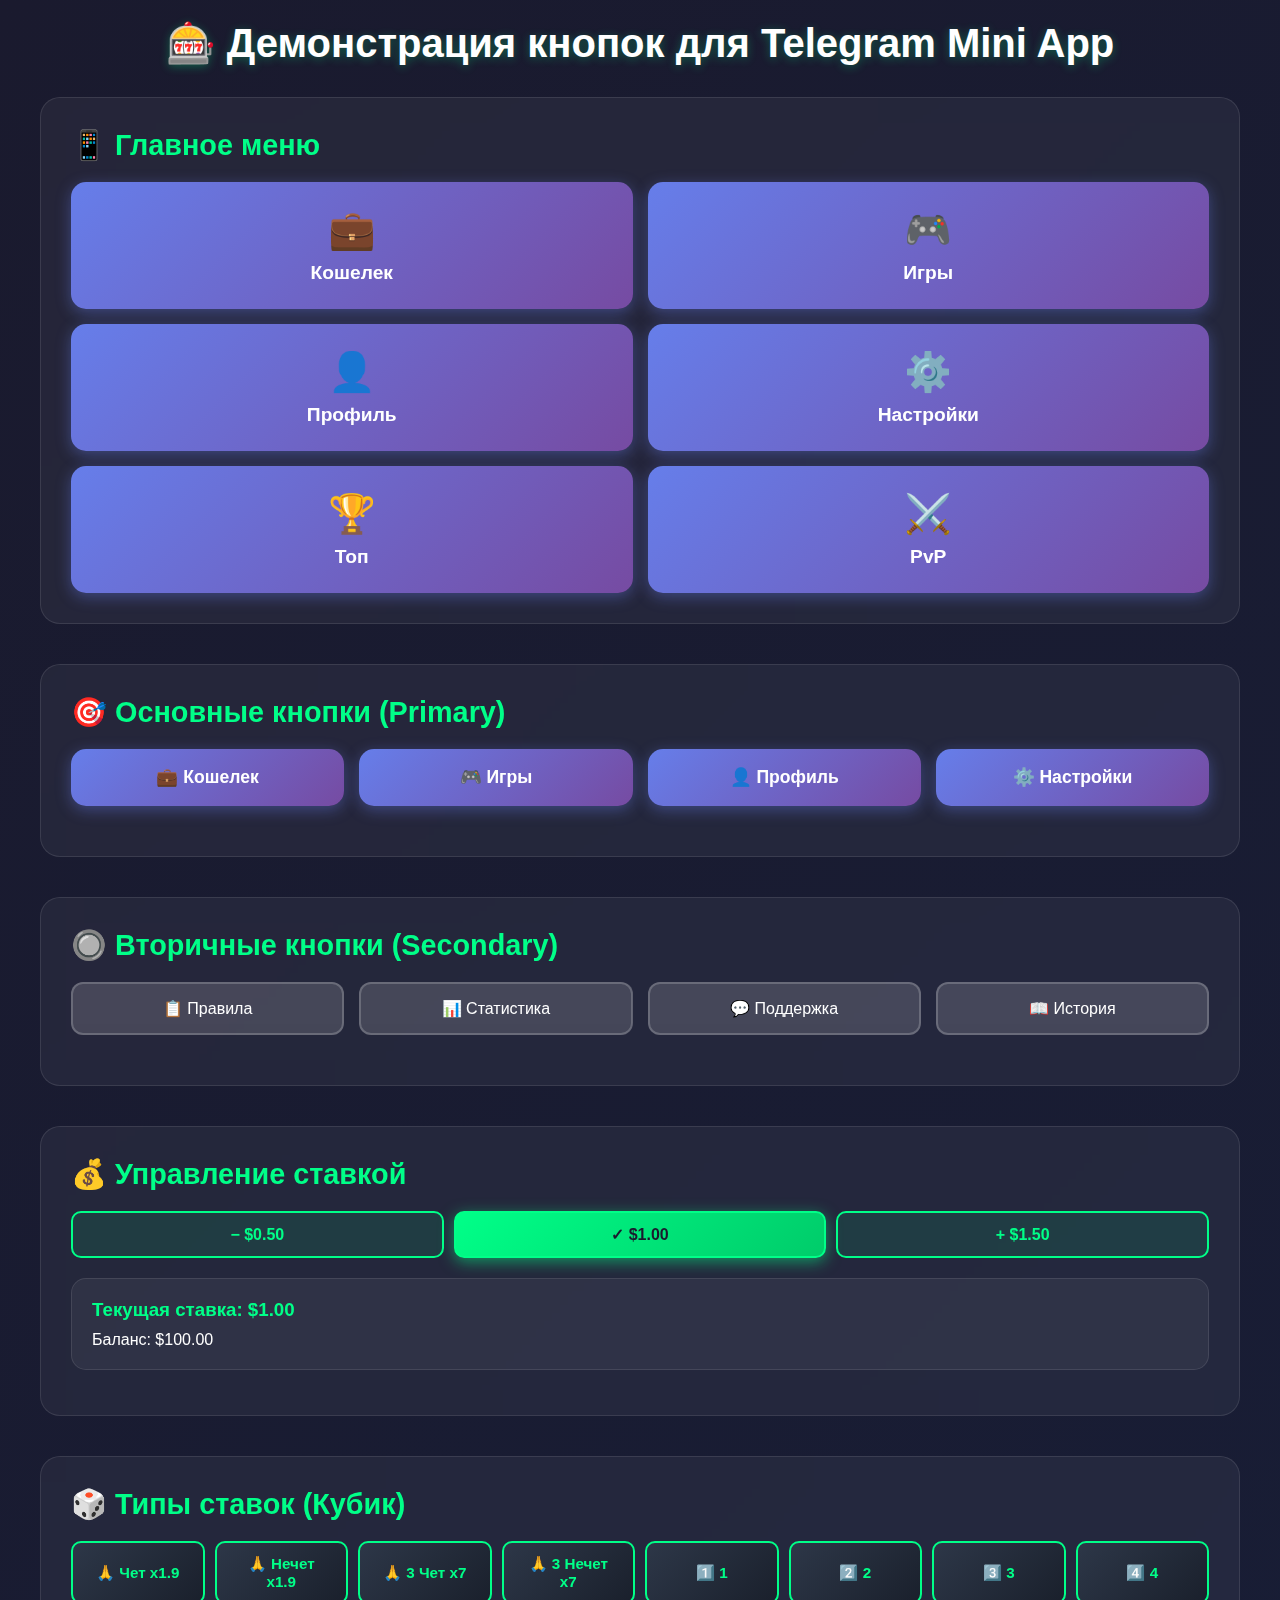
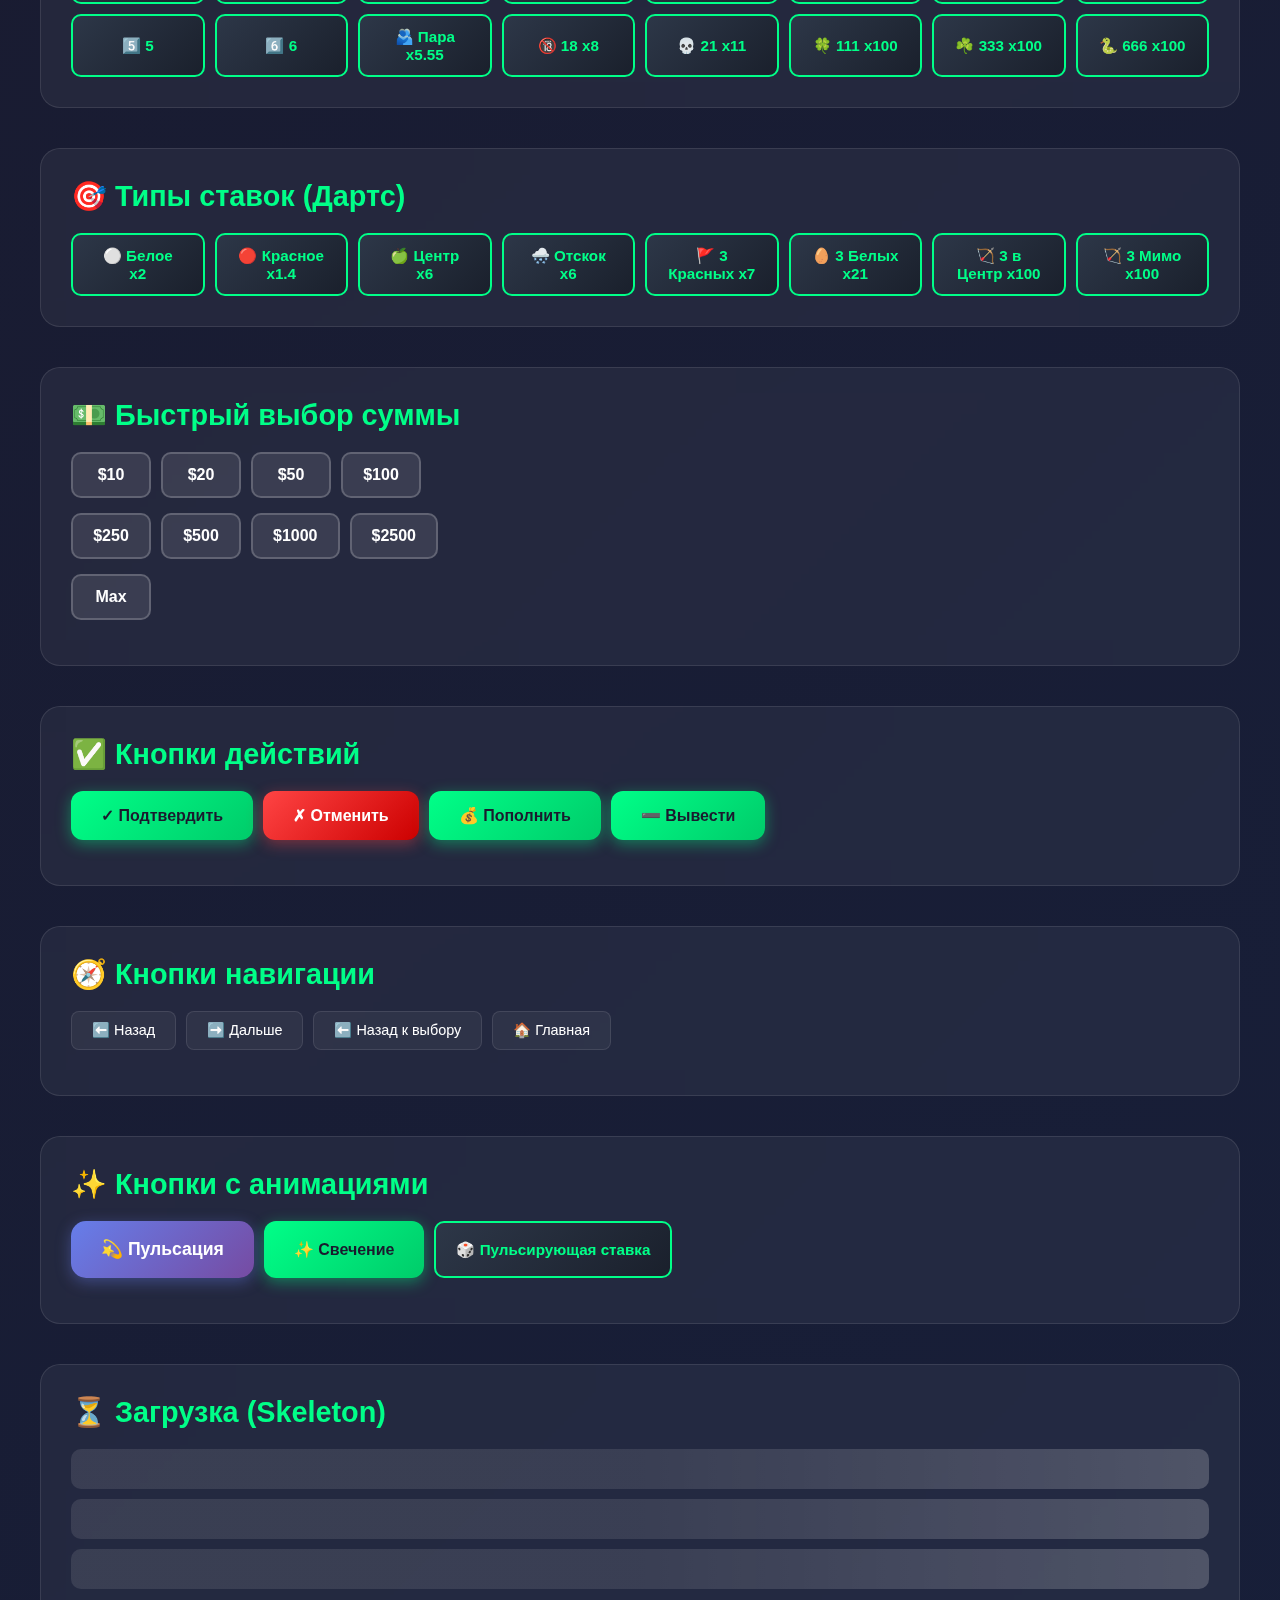
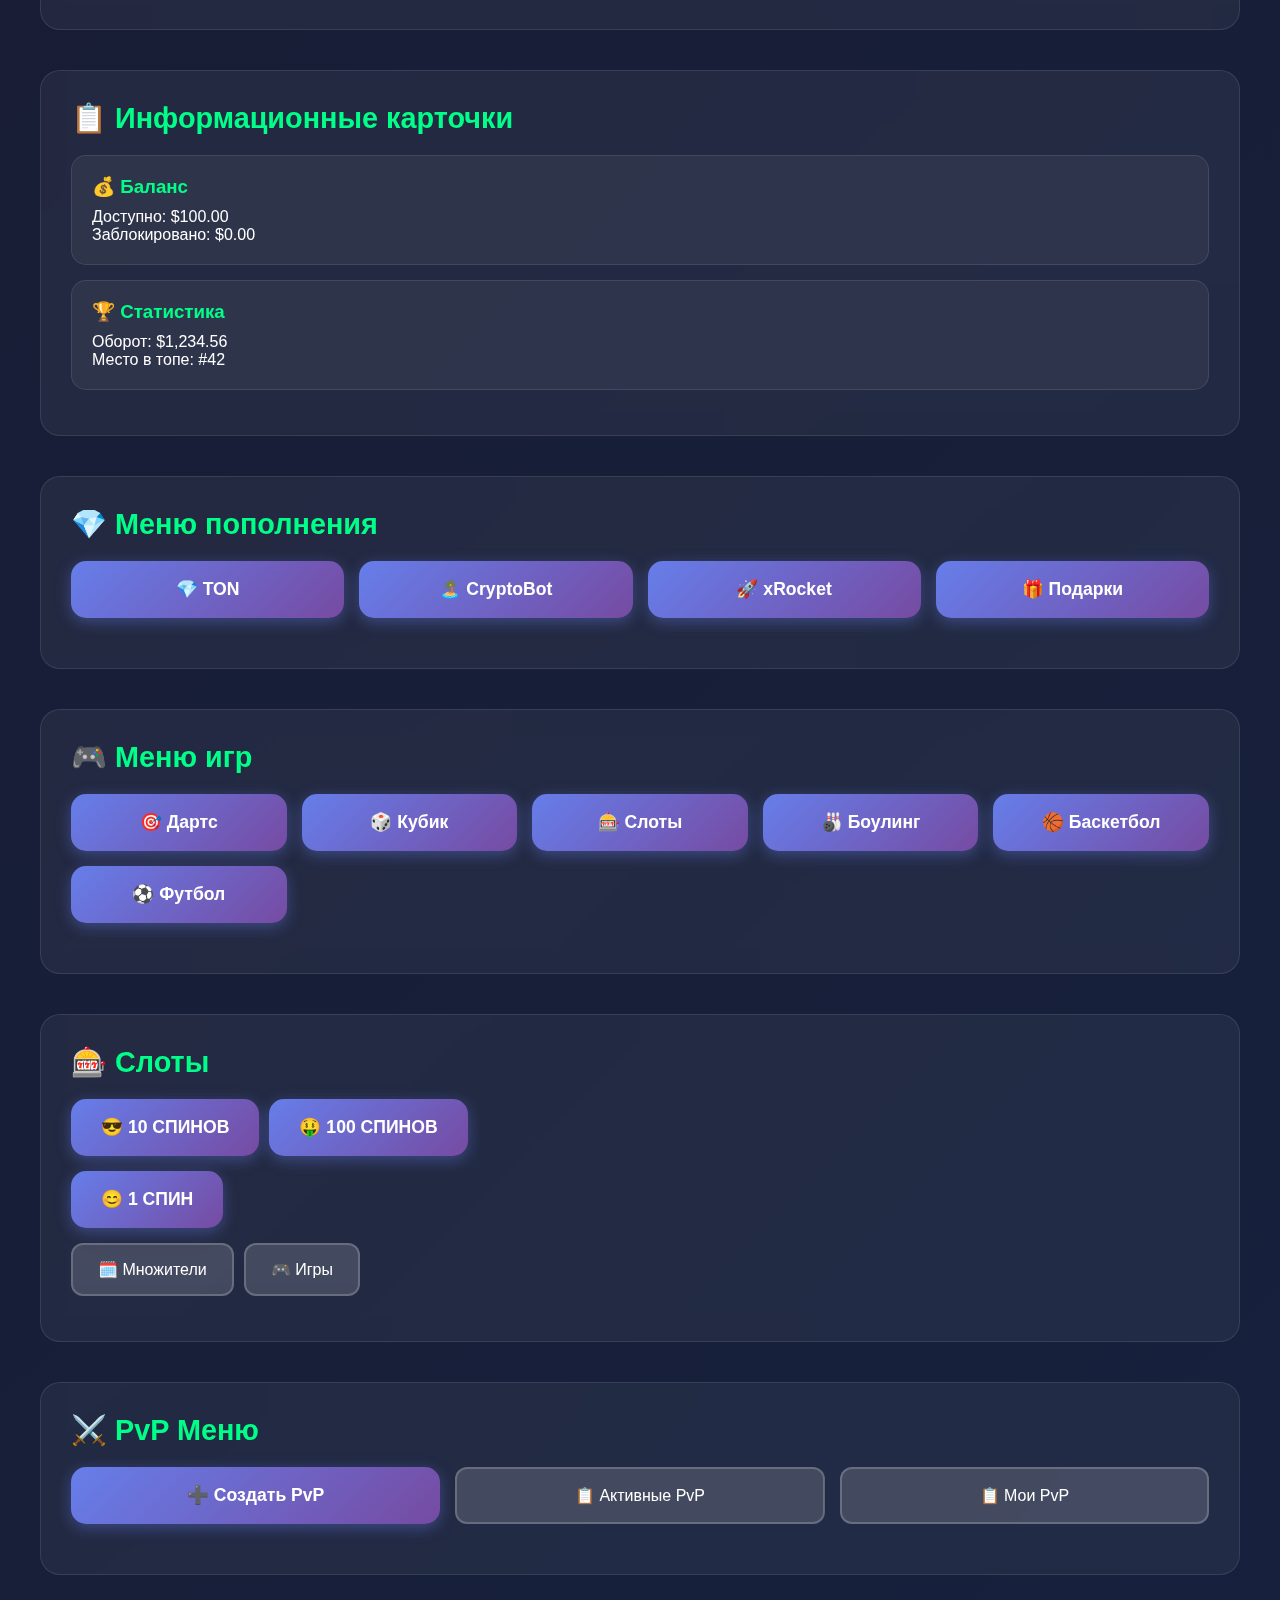
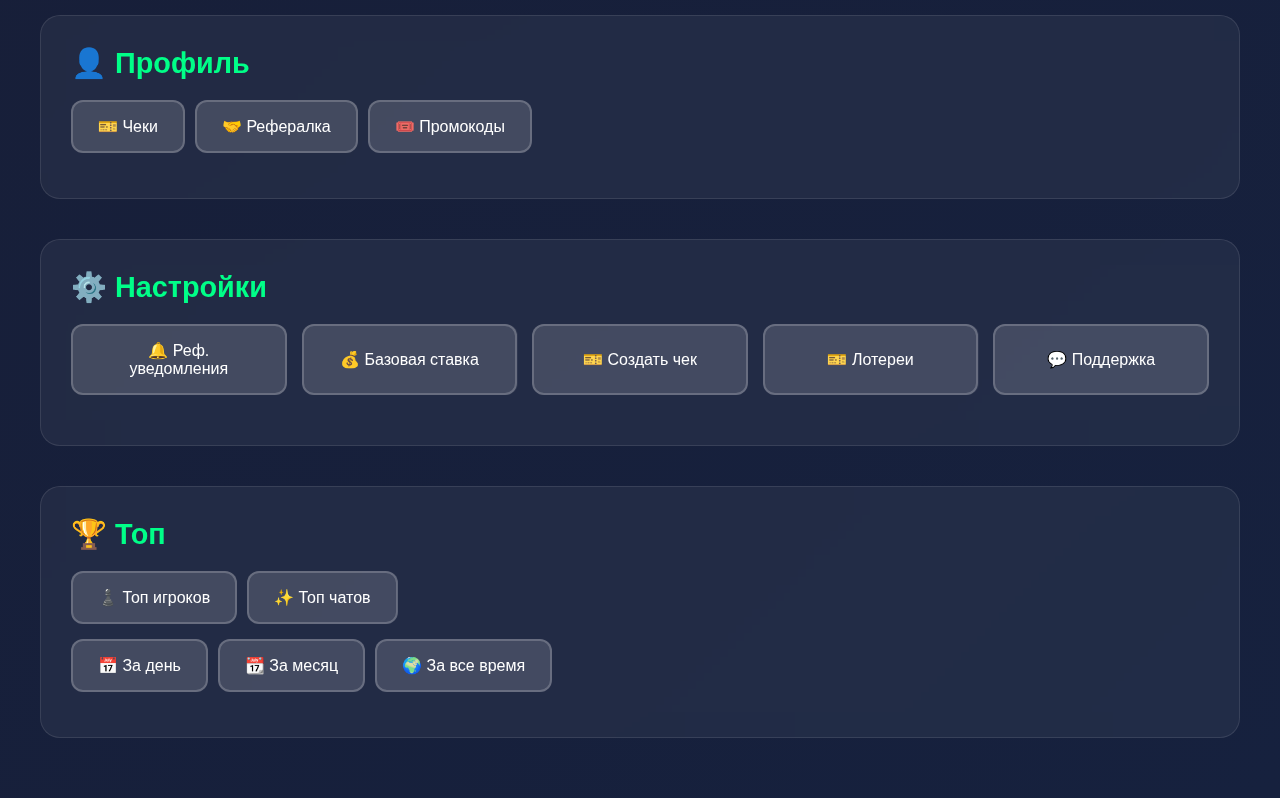
<file: test_buttons_demo.html>
<!DOCTYPE html>
<html lang="ru">
<head>
    <meta charset="UTF-8">
    <meta name="viewport" content="width=device-width, initial-scale=1.0">
    <title>Демонстрация кнопок для Telegram Mini App</title>
    <style>
        * {
            margin: 0;
            padding: 0;
            box-sizing: border-box;
        }

        body {
            font-family: -apple-system, BlinkMacSystemFont, 'Segoe UI', Roboto, 'Helvetica Neue', Arial, sans-serif;
            background: linear-gradient(135deg, #1a1a2e 0%, #16213e 100%);
            color: #ffffff;
            padding: 20px;
            min-height: 100vh;
        }

        .container {
            max-width: 1200px;
            margin: 0 auto;
        }

        h1 {
            text-align: center;
            margin-bottom: 30px;
            font-size: 2.5em;
            text-shadow: 0 2px 10px rgba(0, 255, 136, 0.3);
        }

        .section {
            background: rgba(255, 255, 255, 0.05);
            border-radius: 20px;
            padding: 30px;
            margin-bottom: 40px;
            backdrop-filter: blur(10px);
            border: 1px solid rgba(255, 255, 255, 0.1);
        }

        .section-title {
            font-size: 1.8em;
            margin-bottom: 20px;
            color: #00ff88;
            display: flex;
            align-items: center;
            gap: 10px;
        }

        .button-grid {
            display: grid;
            grid-template-columns: repeat(auto-fit, minmax(200px, 1fr));
            gap: 15px;
            margin-bottom: 20px;
        }

        .button-row {
            display: flex;
            gap: 10px;
            flex-wrap: wrap;
            margin-bottom: 15px;
        }

        /* Основные кнопки (Primary) */
        .btn-primary {
            background: linear-gradient(135deg, #667eea 0%, #764ba2 100%);
            color: white;
            border: none;
            padding: 18px 30px;
            border-radius: 15px;
            font-size: 1.1em;
            font-weight: 600;
            cursor: pointer;
            transition: all 0.3s ease;
            box-shadow: 0 4px 15px rgba(102, 126, 234, 0.4);
            position: relative;
            overflow: hidden;
        }

        .btn-primary::before {
            content: '';
            position: absolute;
            top: 50%;
            left: 50%;
            width: 0;
            height: 0;
            border-radius: 50%;
            background: rgba(255, 255, 255, 0.3);
            transform: translate(-50%, -50%);
            transition: width 0.6s, height 0.6s;
        }

        .btn-primary:hover {
            transform: translateY(-2px);
            box-shadow: 0 6px 20px rgba(102, 126, 234, 0.6);
        }

        .btn-primary:active {
            transform: translateY(0);
            box-shadow: 0 2px 10px rgba(102, 126, 234, 0.4);
        }

        .btn-primary:active::before {
            width: 300px;
            height: 300px;
        }

        /* Вторичные кнопки (Secondary) */
        .btn-secondary {
            background: rgba(255, 255, 255, 0.1);
            color: white;
            border: 2px solid rgba(255, 255, 255, 0.2);
            padding: 15px 25px;
            border-radius: 12px;
            font-size: 1em;
            font-weight: 500;
            cursor: pointer;
            transition: all 0.3s ease;
            backdrop-filter: blur(10px);
        }

        .btn-secondary:hover {
            background: rgba(255, 255, 255, 0.2);
            border-color: rgba(255, 255, 255, 0.4);
            transform: translateY(-2px);
        }

        .btn-secondary:active {
            transform: translateY(0);
        }

        /* Кнопки ставок (Betting) */
        .btn-bet {
            background: linear-gradient(135deg, #2d3748 0%, #1a202c 100%);
            color: #00ff88;
            border: 2px solid #00ff88;
            padding: 12px 20px;
            border-radius: 10px;
            font-size: 0.95em;
            font-weight: 600;
            cursor: pointer;
            transition: all 0.3s ease;
            position: relative;
            overflow: hidden;
        }

        .btn-bet::after {
            content: '';
            position: absolute;
            top: 0;
            left: -100%;
            width: 100%;
            height: 100%;
            background: linear-gradient(90deg, transparent, rgba(0, 255, 136, 0.3), transparent);
            transition: left 0.5s;
        }

        .btn-bet:hover {
            background: linear-gradient(135deg, #00ff88 0%, #00cc6a 100%);
            color: #1a1a2e;
            transform: scale(1.05);
            box-shadow: 0 4px 15px rgba(0, 255, 136, 0.5);
        }

        .btn-bet:hover::after {
            left: 100%;
        }

        .btn-bet:active {
            transform: scale(0.98);
        }

        /* Кнопки навигации (Navigation) */
        .btn-nav {
            background: rgba(255, 255, 255, 0.05);
            color: #ffffff;
            border: 1px solid rgba(255, 255, 255, 0.1);
            padding: 10px 20px;
            border-radius: 8px;
            font-size: 0.9em;
            cursor: pointer;
            transition: all 0.3s ease;
        }

        .btn-nav:hover {
            background: rgba(255, 255, 255, 0.1);
            border-color: rgba(255, 255, 255, 0.3);
        }

        .btn-nav:active {
            transform: scale(0.95);
        }

        /* Кнопки действий (Action) */
        .btn-success {
            background: linear-gradient(135deg, #00ff88 0%, #00cc6a 100%);
            color: #1a1a2e;
            border: none;
            padding: 15px 30px;
            border-radius: 12px;
            font-size: 1em;
            font-weight: 600;
            cursor: pointer;
            transition: all 0.3s ease;
            box-shadow: 0 4px 15px rgba(0, 255, 136, 0.4);
        }

        .btn-success:hover {
            transform: translateY(-2px);
            box-shadow: 0 6px 20px rgba(0, 255, 136, 0.6);
        }

        .btn-success:active {
            transform: translateY(0);
        }

        .btn-danger {
            background: linear-gradient(135deg, #ff4444 0%, #cc0000 100%);
            color: white;
            border: none;
            padding: 15px 30px;
            border-radius: 12px;
            font-size: 1em;
            font-weight: 600;
            cursor: pointer;
            transition: all 0.3s ease;
            box-shadow: 0 4px 15px rgba(255, 68, 68, 0.4);
        }

        .btn-danger:hover {
            transform: translateY(-2px);
            box-shadow: 0 6px 20px rgba(255, 68, 68, 0.6);
        }

        .btn-danger:active {
            transform: translateY(0);
        }

        /* Кнопки сумм (Amount) */
        .btn-amount {
            background: rgba(255, 255, 255, 0.1);
            color: white;
            border: 2px solid rgba(255, 255, 255, 0.2);
            padding: 12px 20px;
            border-radius: 10px;
            font-size: 1em;
            font-weight: 600;
            cursor: pointer;
            transition: all 0.3s ease;
            min-width: 80px;
        }

        .btn-amount:hover {
            background: linear-gradient(135deg, #667eea 0%, #764ba2 100%);
            border-color: transparent;
            transform: scale(1.05);
        }

        .btn-amount:active {
            transform: scale(0.98);
        }

        /* Кнопки управления ставкой */
        .btn-bet-control {
            background: rgba(0, 255, 136, 0.1);
            color: #00ff88;
            border: 2px solid #00ff88;
            padding: 12px 20px;
            border-radius: 10px;
            font-size: 1em;
            font-weight: 600;
            cursor: pointer;
            transition: all 0.3s ease;
            flex: 1;
        }

        .btn-bet-control:hover {
            background: rgba(0, 255, 136, 0.2);
            transform: scale(1.05);
        }

        .btn-bet-control.active {
            background: linear-gradient(135deg, #00ff88 0%, #00cc6a 100%);
            color: #1a1a2e;
            box-shadow: 0 4px 15px rgba(0, 255, 136, 0.5);
        }

        /* Анимация пульсации */
        @keyframes pulse {
            0%, 100% {
                opacity: 1;
            }
            50% {
                opacity: 0.7;
            }
        }

        .btn-pulse {
            animation: pulse 2s infinite;
        }

        /* Анимация свечения */
        @keyframes glow {
            0%, 100% {
                box-shadow: 0 4px 15px rgba(0, 255, 136, 0.4);
            }
            50% {
                box-shadow: 0 4px 25px rgba(0, 255, 136, 0.8);
            }
        }

        .btn-glow {
            animation: glow 2s infinite;
        }

        /* Анимация вращения */
        @keyframes spin {
            from {
                transform: rotate(0deg);
            }
            to {
                transform: rotate(360deg);
            }
        }

        .btn-spin {
            animation: spin 2s linear infinite;
        }

        /* Кнопки в ряд для управления ставкой */
        .bet-controls {
            display: flex;
            gap: 10px;
            margin-bottom: 20px;
        }

        /* Компактные кнопки для ставок */
        .bet-grid {
            display: grid;
            grid-template-columns: repeat(auto-fill, minmax(120px, 1fr));
            gap: 10px;
        }

        /* Большие кнопки для главного меню */
        .main-menu-grid {
            display: grid;
            grid-template-columns: repeat(2, 1fr);
            gap: 15px;
        }

        .btn-main-menu {
            background: linear-gradient(135deg, #667eea 0%, #764ba2 100%);
            color: white;
            border: none;
            padding: 25px 20px;
            border-radius: 15px;
            font-size: 1.2em;
            font-weight: 600;
            cursor: pointer;
            transition: all 0.3s ease;
            box-shadow: 0 4px 15px rgba(102, 126, 234, 0.4);
            display: flex;
            flex-direction: column;
            align-items: center;
            gap: 10px;
        }

        .btn-main-menu:hover {
            transform: translateY(-5px);
            box-shadow: 0 8px 25px rgba(102, 126, 234, 0.6);
        }

        .btn-main-menu:active {
            transform: translateY(-2px);
        }

        .btn-main-menu .emoji {
            font-size: 2em;
        }

        /* Toast уведомления */
        .toast {
            position: fixed;
            bottom: 20px;
            right: 20px;
            background: rgba(0, 255, 136, 0.9);
            color: #1a1a2e;
            padding: 15px 25px;
            border-radius: 10px;
            box-shadow: 0 4px 15px rgba(0, 0, 0, 0.3);
            z-index: 1000;
            animation: slideIn 0.3s ease;
            display: none;
        }

        @keyframes slideIn {
            from {
                transform: translateX(100%);
                opacity: 0;
            }
            to {
                transform: translateX(0);
                opacity: 1;
            }
        }

        .toast.show {
            display: block;
        }

        /* Skeleton loader */
        .skeleton {
            background: linear-gradient(90deg, rgba(255, 255, 255, 0.1) 25%, rgba(255, 255, 255, 0.2) 50%, rgba(255, 255, 255, 0.1) 75%);
            background-size: 200% 100%;
            animation: loading 1.5s infinite;
            border-radius: 10px;
            height: 40px;
            margin-bottom: 10px;
        }

        @keyframes loading {
            0% {
                background-position: 200% 0;
            }
            100% {
                background-position: -200% 0;
            }
        }

        /* Информационные карточки */
        .info-card {
            background: rgba(255, 255, 255, 0.05);
            border-radius: 15px;
            padding: 20px;
            margin-bottom: 15px;
            border: 1px solid rgba(255, 255, 255, 0.1);
        }

        .info-card h3 {
            color: #00ff88;
            margin-bottom: 10px;
        }

        /* Адаптивность */
        @media (max-width: 768px) {
            .button-grid {
                grid-template-columns: 1fr;
            }

            .main-menu-grid {
                grid-template-columns: 1fr;
            }

            .bet-grid {
                grid-template-columns: repeat(2, 1fr);
            }
        }
    </style>
</head>
<body>
    <div class="container">
        <h1>🎰 Демонстрация кнопок для Telegram Mini App</h1>

        <!-- Основные кнопки главного меню -->
        <div class="section">
            <h2 class="section-title">📱 Главное меню</h2>
            <div class="main-menu-grid">
                <button class="btn-main-menu">
                    <span class="emoji">💼</span>
                    <span>Кошелек</span>
                </button>
                <button class="btn-main-menu">
                    <span class="emoji">🎮</span>
                    <span>Игры</span>
                </button>
                <button class="btn-main-menu">
                    <span class="emoji">👤</span>
                    <span>Профиль</span>
                </button>
                <button class="btn-main-menu">
                    <span class="emoji">⚙️</span>
                    <span>Настройки</span>
                </button>
                <button class="btn-main-menu">
                    <span class="emoji">🏆</span>
                    <span>Топ</span>
                </button>
                <button class="btn-main-menu">
                    <span class="emoji">⚔️</span>
                    <span>PvP</span>
                </button>
            </div>
        </div>

        <!-- Основные кнопки (Primary) -->
        <div class="section">
            <h2 class="section-title">🎯 Основные кнопки (Primary)</h2>
            <div class="button-grid">
                <button class="btn-primary">💼 Кошелек</button>
                <button class="btn-primary">🎮 Игры</button>
                <button class="btn-primary">👤 Профиль</button>
                <button class="btn-primary">⚙️ Настройки</button>
            </div>
        </div>

        <!-- Вторичные кнопки -->
        <div class="section">
            <h2 class="section-title">🔘 Вторичные кнопки (Secondary)</h2>
            <div class="button-grid">
                <button class="btn-secondary">📋 Правила</button>
                <button class="btn-secondary">📊 Статистика</button>
                <button class="btn-secondary">💬 Поддержка</button>
                <button class="btn-secondary">📖 История</button>
            </div>
        </div>

        <!-- Кнопки управления ставкой -->
        <div class="section">
            <h2 class="section-title">💰 Управление ставкой</h2>
            <div class="bet-controls">
                <button class="btn-bet-control">− $0.50</button>
                <button class="btn-bet-control active">✓ $1.00</button>
                <button class="btn-bet-control">+ $1.50</button>
            </div>
            <div class="info-card">
                <h3>Текущая ставка: $1.00</h3>
                <p>Баланс: $100.00</p>
            </div>
        </div>

        <!-- Кнопки ставок для кубика -->
        <div class="section">
            <h2 class="section-title">🎲 Типы ставок (Кубик)</h2>
            <div class="bet-grid">
                <button class="btn-bet">🙏 Чет x1.9</button>
                <button class="btn-bet">🙏 Нечет x1.9</button>
                <button class="btn-bet">🙏 3 Чет x7</button>
                <button class="btn-bet">🙏 3 Нечет x7</button>
                <button class="btn-bet">1️⃣ 1</button>
                <button class="btn-bet">2️⃣ 2</button>
                <button class="btn-bet">3️⃣ 3</button>
                <button class="btn-bet">4️⃣ 4</button>
                <button class="btn-bet">5️⃣ 5</button>
                <button class="btn-bet">6️⃣ 6</button>
                <button class="btn-bet">🫂 Пара x5.55</button>
                <button class="btn-bet">🔞 18 x8</button>
                <button class="btn-bet">💀 21 x11</button>
                <button class="btn-bet">🍀 111 x100</button>
                <button class="btn-bet">☘️ 333 x100</button>
                <button class="btn-bet">🐍 666 x100</button>
            </div>
        </div>

        <!-- Кнопки ставок для дартса -->
        <div class="section">
            <h2 class="section-title">🎯 Типы ставок (Дартс)</h2>
            <div class="bet-grid">
                <button class="btn-bet">⚪ Белое x2</button>
                <button class="btn-bet">🔴 Красное x1.4</button>
                <button class="btn-bet">🍏 Центр x6</button>
                <button class="btn-bet">🌨️ Отскок x6</button>
                <button class="btn-bet">🚩 3 Красных x7</button>
                <button class="btn-bet">🥚 3 Белых x21</button>
                <button class="btn-bet">🏹 3 в Центр x100</button>
                <button class="btn-bet">🏹 3 Мимо x100</button>
            </div>
        </div>

        <!-- Кнопки сумм для вывода -->
        <div class="section">
            <h2 class="section-title">💵 Быстрый выбор суммы</h2>
            <div class="button-row">
                <button class="btn-amount">$10</button>
                <button class="btn-amount">$20</button>
                <button class="btn-amount">$50</button>
                <button class="btn-amount">$100</button>
            </div>
            <div class="button-row">
                <button class="btn-amount">$250</button>
                <button class="btn-amount">$500</button>
                <button class="btn-amount">$1000</button>
                <button class="btn-amount">$2500</button>
            </div>
            <div class="button-row">
                <button class="btn-amount">Max</button>
            </div>
        </div>

        <!-- Кнопки действий -->
        <div class="section">
            <h2 class="section-title">✅ Кнопки действий</h2>
            <div class="button-row">
                <button class="btn-success">✓ Подтвердить</button>
                <button class="btn-danger">✗ Отменить</button>
                <button class="btn-success">💰 Пополнить</button>
                <button class="btn-success">➖ Вывести</button>
            </div>
        </div>

        <!-- Кнопки навигации -->
        <div class="section">
            <h2 class="section-title">🧭 Кнопки навигации</h2>
            <div class="button-row">
                <button class="btn-nav">⬅️ Назад</button>
                <button class="btn-nav">➡️ Дальше</button>
                <button class="btn-nav">⬅️ Назад к выбору</button>
                <button class="btn-nav">🏠 Главная</button>
            </div>
        </div>

        <!-- Кнопки с анимациями -->
        <div class="section">
            <h2 class="section-title">✨ Кнопки с анимациями</h2>
            <div class="button-row">
                <button class="btn-primary btn-pulse">💫 Пульсация</button>
                <button class="btn-success btn-glow">✨ Свечение</button>
                <button class="btn-bet btn-pulse">🎲 Пульсирующая ставка</button>
            </div>
        </div>

        <!-- Skeleton loader -->
        <div class="section">
            <h2 class="section-title">⏳ Загрузка (Skeleton)</h2>
            <div class="skeleton"></div>
            <div class="skeleton"></div>
            <div class="skeleton"></div>
        </div>

        <!-- Информационные карточки -->
        <div class="section">
            <h2 class="section-title">📋 Информационные карточки</h2>
            <div class="info-card">
                <h3>💰 Баланс</h3>
                <p>Доступно: $100.00</p>
                <p>Заблокировано: $0.00</p>
            </div>
            <div class="info-card">
                <h3>🏆 Статистика</h3>
                <p>Оборот: $1,234.56</p>
                <p>Место в топе: #42</p>
            </div>
        </div>

        <!-- Кнопки меню депозита -->
        <div class="section">
            <h2 class="section-title">💎 Меню пополнения</h2>
            <div class="button-grid">
                <button class="btn-primary">💎 TON</button>
                <button class="btn-primary">🏝️ CryptoBot</button>
                <button class="btn-primary">🚀 xRocket</button>
                <button class="btn-primary">🎁 Подарки</button>
            </div>
        </div>

        <!-- Кнопки меню игр -->
        <div class="section">
            <h2 class="section-title">🎮 Меню игр</h2>
            <div class="button-grid">
                <button class="btn-primary">🎯 Дартс</button>
                <button class="btn-primary">🎲 Кубик</button>
                <button class="btn-primary">🎰 Слоты</button>
                <button class="btn-primary">🎳 Боулинг</button>
                <button class="btn-primary">🏀 Баскетбол</button>
                <button class="btn-primary">⚽ Футбол</button>
            </div>
        </div>

        <!-- Кнопки слотов -->
        <div class="section">
            <h2 class="section-title">🎰 Слоты</h2>
            <div class="button-row">
                <button class="btn-primary">😎 10 СПИНОВ</button>
                <button class="btn-primary">🤑 100 СПИНОВ</button>
            </div>
            <div class="button-row">
                <button class="btn-primary">😊 1 СПИН</button>
            </div>
            <div class="button-row">
                <button class="btn-secondary">🗓️ Множители</button>
                <button class="btn-secondary">🎮 Игры</button>
            </div>
        </div>

        <!-- Кнопки PvP -->
        <div class="section">
            <h2 class="section-title">⚔️ PvP Меню</h2>
            <div class="button-grid">
                <button class="btn-primary">➕ Создать PvP</button>
                <button class="btn-secondary">📋 Активные PvP</button>
                <button class="btn-secondary">📋 Мои PvP</button>
            </div>
        </div>

        <!-- Кнопки профиля -->
        <div class="section">
            <h2 class="section-title">👤 Профиль</h2>
            <div class="button-row">
                <button class="btn-secondary">🎫 Чеки</button>
                <button class="btn-secondary">🤝 Рефералка</button>
                <button class="btn-secondary">🎟️ Промокоды</button>
            </div>
        </div>

        <!-- Кнопки настроек -->
        <div class="section">
            <h2 class="section-title">⚙️ Настройки</h2>
            <div class="button-grid">
                <button class="btn-secondary">🔔 Реф. уведомления</button>
                <button class="btn-secondary">💰 Базовая ставка</button>
                <button class="btn-secondary">🎫 Создать чек</button>
                <button class="btn-secondary">🎫 Лотереи</button>
                <button class="btn-secondary">💬 Поддержка</button>
            </div>
        </div>

        <!-- Кнопки топа -->
        <div class="section">
            <h2 class="section-title">🏆 Топ</h2>
            <div class="button-row">
                <button class="btn-secondary">♟️ Топ игроков</button>
                <button class="btn-secondary">✨ Топ чатов</button>
            </div>
            <div class="button-row">
                <button class="btn-secondary">📅 За день</button>
                <button class="btn-secondary">📆 За месяц</button>
                <button class="btn-secondary">🌍 За все время</button>
            </div>
        </div>
    </div>

    <!-- Toast уведомление -->
    <div class="toast" id="toast">
        Уведомление показано!
    </div>

    <script>
        // Демонстрация toast уведомления
        function showToast(message) {
            const toast = document.getElementById('toast');
            toast.textContent = message;
            toast.classList.add('show');
            setTimeout(() => {
                toast.classList.remove('show');
            }, 3000);
        }

        // Добавляем обработчики для всех кнопок
        document.querySelectorAll('button').forEach(button => {
            button.addEventListener('click', function() {
                // Анимация нажатия
                this.style.transform = 'scale(0.95)';
                setTimeout(() => {
                    this.style.transform = '';
                }, 150);

                // Показываем toast для некоторых кнопок
                if (this.classList.contains('btn-primary') || 
                    this.classList.contains('btn-success') || 
                    this.classList.contains('btn-bet')) {
                    showToast(`Нажата кнопка: ${this.textContent.trim()}`);
                }
            });
        });

        // Демонстрация загрузки
        setTimeout(() => {
            const skeletons = document.querySelectorAll('.skeleton');
            skeletons.forEach(skeleton => {
                skeleton.style.display = 'none';
            });
        }, 2000);
    </script>
</body>
</html>
</file>
